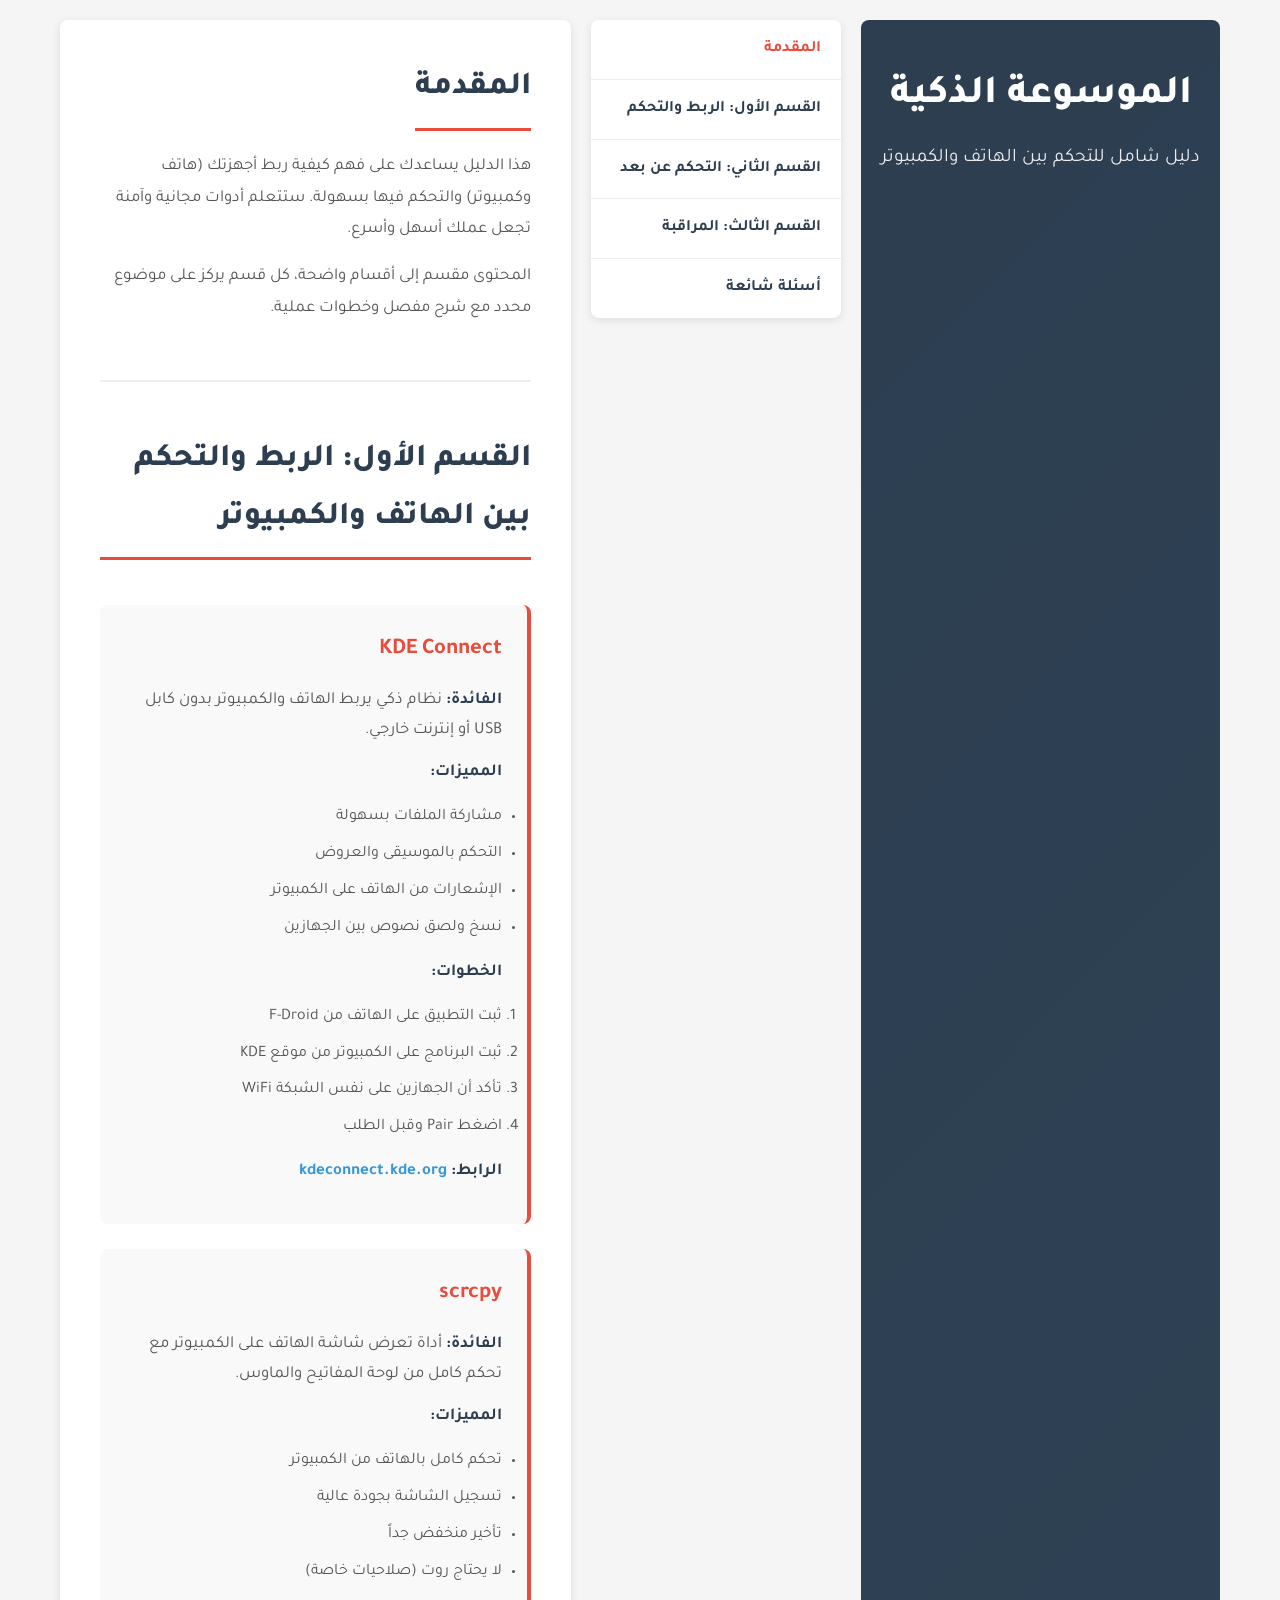
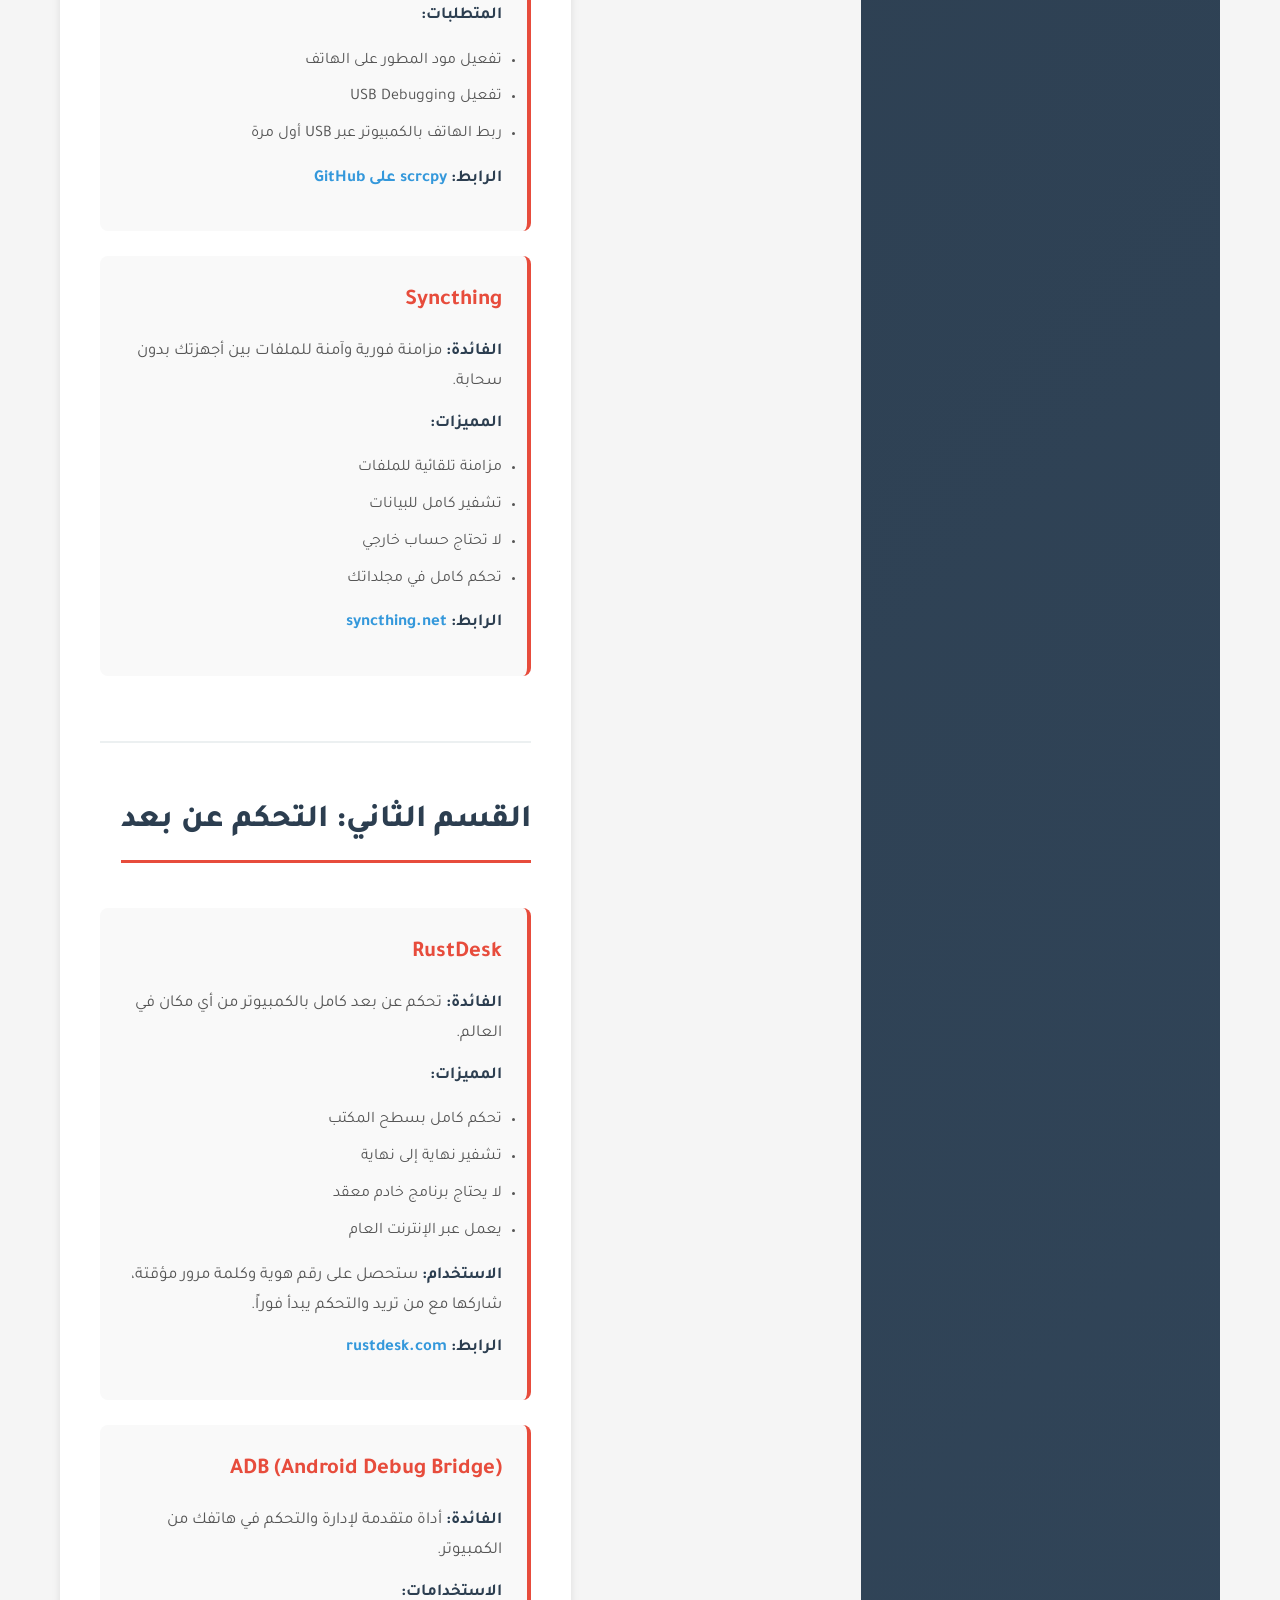
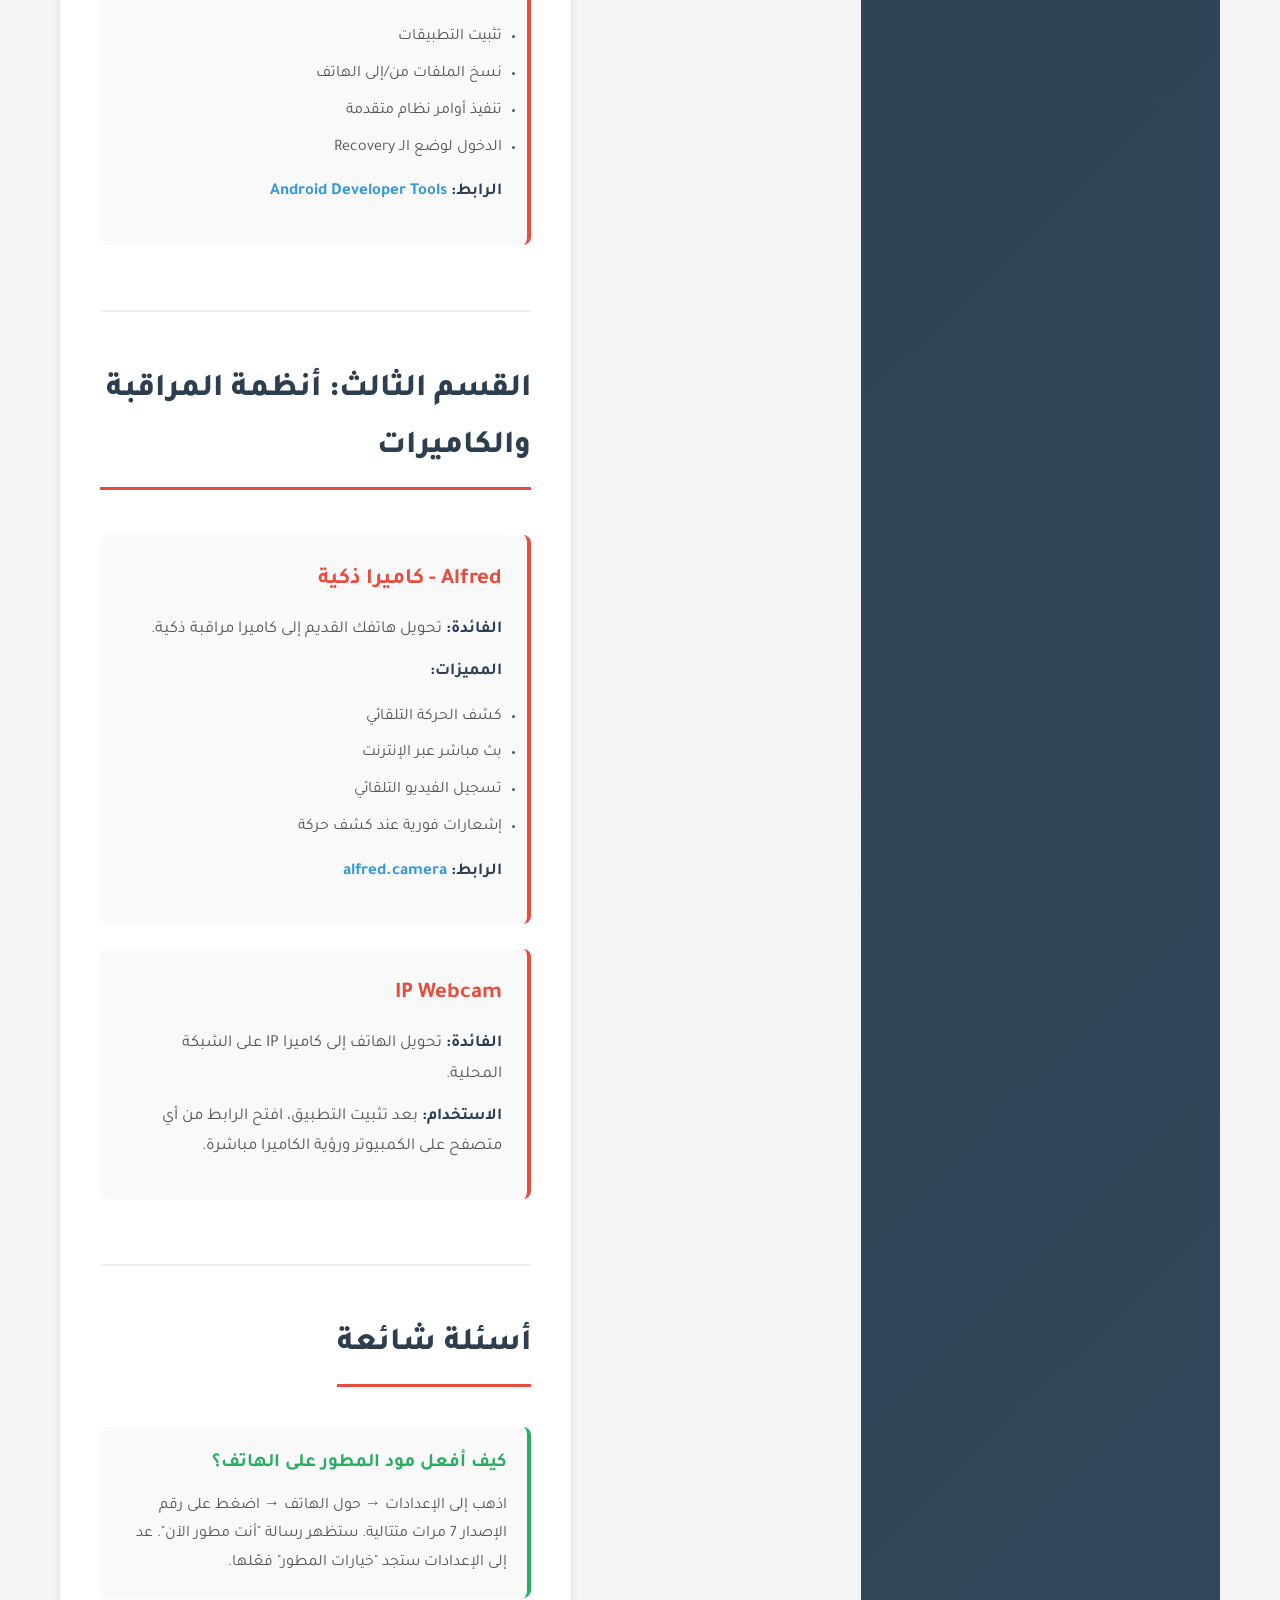
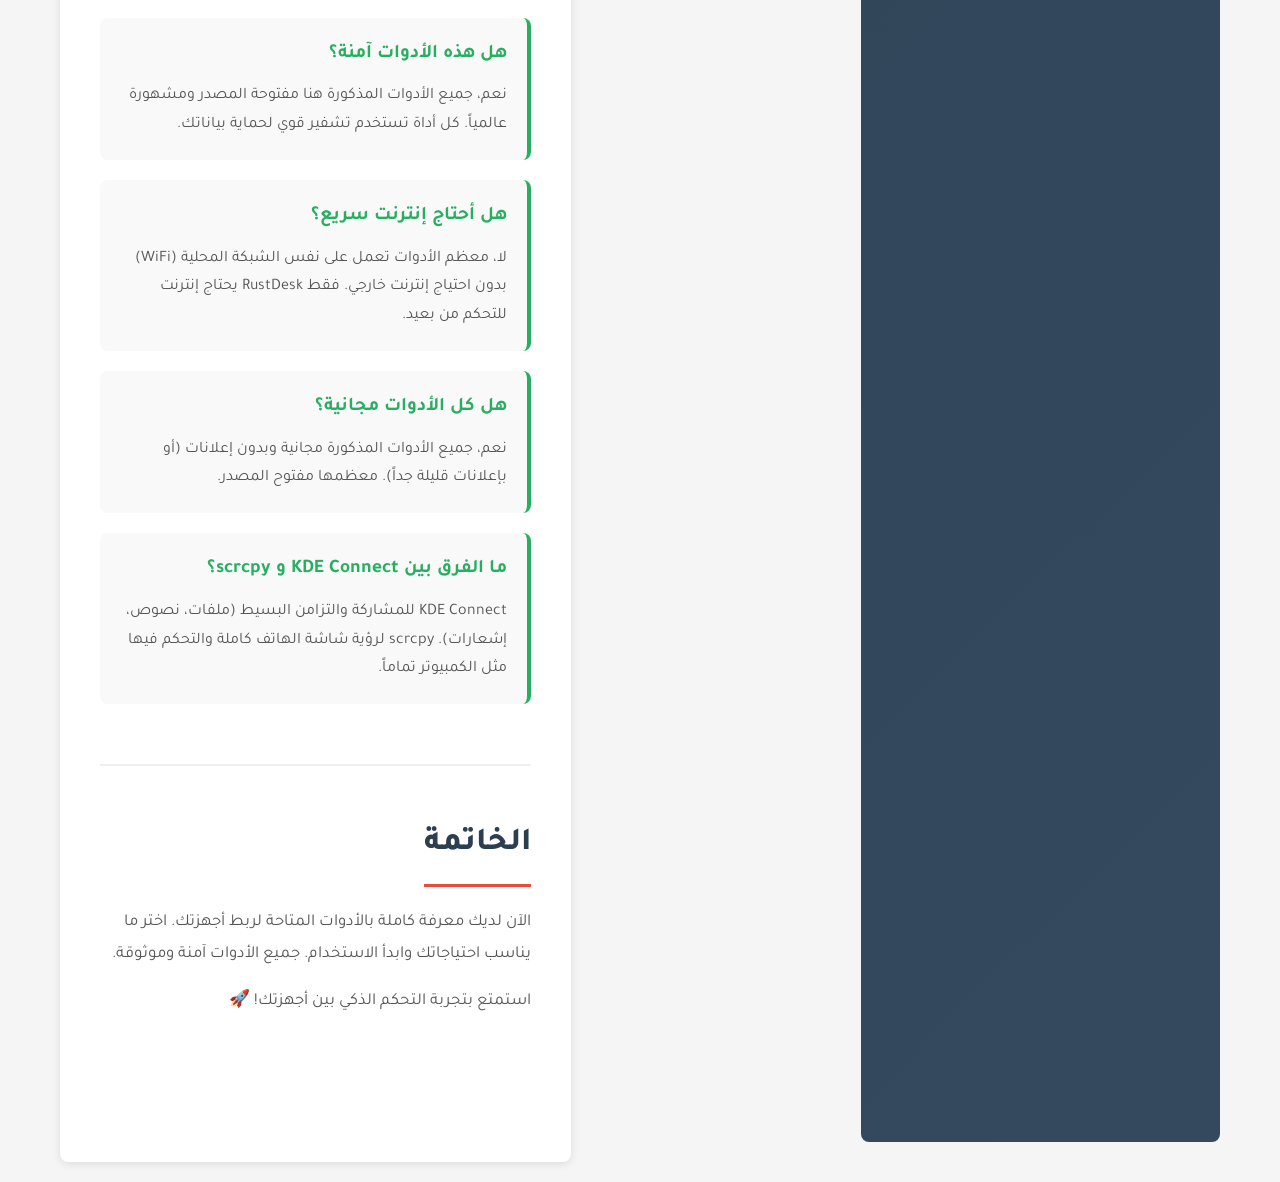
<file: index.html>
<!DOCTYPE html>
<html lang="ar" dir="rtl">
<head>
    <meta charset="UTF-8">
    <meta name="viewport" content="width=device-width, initial-scale=1.0">
    <title>الموسوعة الذكية - دليل شامل</title>
    <link href="https://fonts.googleapis.com/css2?family=Tajawal:wght@400;600;700;800&display=swap" rel="stylesheet">
    <link rel="stylesheet" href="styles.css">
</head>
<body>
<div class="container">
    <!-- الرأس -->
    <header>
        <div class="header-content">
            <h1>الموسوعة الذكية</h1>
            <p class="subtitle">دليل شامل للتحكم بين الهاتف والكمبيوتر</p>
        </div>
    </header>

    <!-- القائمة الجانبية -->
    <nav class="sidebar">
        <ul>
            <li><a href="#intro">المقدمة</a></li>
            <li><a href="#sec1">القسم الأول: الربط والتحكم</a></li>
            <li><a href="#sec2">القسم الثاني: التحكم عن بعد</a></li>
            <li><a href="#sec3">القسم الثالث: المراقبة</a></li>
            <li><a href="#faq">أسئلة شائعة</a></li>
        </ul>
    </nav>

    <!-- المحتوى الرئيسي -->
    <main class="main-content">
        <!-- المقدمة -->
        <section id="intro" class="section">
            <h2>المقدمة</h2>
            <p>هذا الدليل يساعدك على فهم كيفية ربط أجهزتك (هاتف وكمبيوتر) والتحكم فيها بسهولة. ستتعلم أدوات مجانية وآمنة تجعل عملك أسهل وأسرع.</p>
            <p>المحتوى مقسم إلى أقسام واضحة، كل قسم يركز على موضوع محدد مع شرح مفصل وخطوات عملية.</p>
        </section>

        <!-- القسم الأول -->
        <section id="sec1" class="section">
            <h2>القسم الأول: الربط والتحكم بين الهاتف والكمبيوتر</h2>
            
            <div class="topic">
                <h3>KDE Connect</h3>
                <p><strong>الفائدة:</strong> نظام ذكي يربط الهاتف والكمبيوتر بدون كابل USB أو إنترنت خارجي.</p>
                <p><strong>المميزات:</strong></p>
                <ul>
                    <li>مشاركة الملفات بسهولة</li>
                    <li>التحكم بالموسيقى والعروض</li>
                    <li>الإشعارات من الهاتف على الكمبيوتر</li>
                    <li>نسخ ولصق نصوص بين الجهازين</li>
                </ul>
                <p><strong>الخطوات:</strong></p>
                <ol>
                    <li>ثبت التطبيق على الهاتف من F-Droid</li>
                    <li>ثبت البرنامج على الكمبيوتر من موقع KDE</li>
                    <li>تأكد أن الجهازين على نفس الشبكة WiFi</li>
                    <li>اضغط Pair وقبل الطلب</li>
                </ol>
                <p><strong>الرابط:</strong> <a href="https://kdeconnect.kde.org" target="_blank">kdeconnect.kde.org</a></p>
            </div>

            <div class="topic">
                <h3>scrcpy</h3>
                <p><strong>الفائدة:</strong> أداة تعرض شاشة الهاتف على الكمبيوتر مع تحكم كامل من لوحة المفاتيح والماوس.</p>
                <p><strong>المميزات:</strong></p>
                <ul>
                    <li>تحكم كامل بالهاتف من الكمبيوتر</li>
                    <li>تسجيل الشاشة بجودة عالية</li>
                    <li>تأخير منخفض جداً</li>
                    <li>لا يحتاج روت (صلاحيات خاصة)</li>
                </ul>
                <p><strong>المتطلبات:</strong></p>
                <ul>
                    <li>تفعيل مود المطور على الهاتف</li>
                    <li>تفعيل USB Debugging</li>
                    <li>ربط الهاتف بالكمبيوتر عبر USB أول مرة</li>
                </ul>
                <p><strong>الرابط:</strong> <a href="https://github.com/Genymobile/scrcpy" target="_blank">scrcpy على GitHub</a></p>
            </div>

            <div class="topic">
                <h3>Syncthing</h3>
                <p><strong>الفائدة:</strong> مزامنة فورية وآمنة للملفات بين أجهزتك بدون سحابة.</p>
                <p><strong>المميزات:</strong></p>
                <ul>
                    <li>مزامنة تلقائية للملفات</li>
                    <li>تشفير كامل للبيانات</li>
                    <li>لا تحتاج حساب خارجي</li>
                    <li>تحكم كامل في مجلداتك</li>
                </ul>
                <p><strong>الرابط:</strong> <a href="https://syncthing.net" target="_blank">syncthing.net</a></p>
            </div>
        </section>

        <!-- القسم الثاني -->
        <section id="sec2" class="section">
            <h2>القسم الثاني: التحكم عن بعد</h2>
            
            <div class="topic">
                <h3>RustDesk</h3>
                <p><strong>الفائدة:</strong> تحكم عن بعد كامل بالكمبيوتر من أي مكان في العالم.</p>
                <p><strong>المميزات:</strong></p>
                <ul>
                    <li>تحكم كامل بسطح المكتب</li>
                    <li>تشفير نهاية إلى نهاية</li>
                    <li>لا يحتاج برنامج خادم معقد</li>
                    <li>يعمل عبر الإنترنت العام</li>
                </ul>
                <p><strong>الاستخدام:</strong> ستحصل على رقم هوية وكلمة مرور مؤقتة، شاركها مع من تريد والتحكم يبدأ فوراً.</p>
                <p><strong>الرابط:</strong> <a href="https://rustdesk.com" target="_blank">rustdesk.com</a></p>
            </div>

            <div class="topic">
                <h3>ADB (Android Debug Bridge)</h3>
                <p><strong>الفائدة:</strong> أداة متقدمة لإدارة والتحكم في هاتفك من الكمبيوتر.</p>
                <p><strong>الاستخدامات:</strong></p>
                <ul>
                    <li>تثبيت التطبيقات</li>
                    <li>نسخ الملفات من/إلى الهاتف</li>
                    <li>تنفيذ أوامر نظام متقدمة</li>
                    <li>الدخول لوضع الـ Recovery</li>
                </ul>
                <p><strong>الرابط:</strong> <a href="https://developer.android.com/tools" target="_blank">Android Developer Tools</a></p>
            </div>
        </section>

        <!-- القسم الثالث -->
        <section id="sec3" class="section">
            <h2>القسم الثالث: أنظمة المراقبة والكاميرات</h2>
            
            <div class="topic">
                <h3>Alfred - كاميرا ذكية</h3>
                <p><strong>الفائدة:</strong> تحويل هاتفك القديم إلى كاميرا مراقبة ذكية.</p>
                <p><strong>المميزات:</strong></p>
                <ul>
                    <li>كشف الحركة التلقائي</li>
                    <li>بث مباشر عبر الإنترنت</li>
                    <li>تسجيل الفيديو التلقائي</li>
                    <li>إشعارات فورية عند كشف حركة</li>
                </ul>
                <p><strong>الرابط:</strong> <a href="https://alfred.camera" target="_blank">alfred.camera</a></p>
            </div>

            <div class="topic">
                <h3>IP Webcam</h3>
                <p><strong>الفائدة:</strong> تحويل الهاتف إلى كاميرا IP على الشبكة المحلية.</p>
                <p><strong>الاستخدام:</strong> بعد تثبيت التطبيق، افتح الرابط من أي متصفح على الكمبيوتر ورؤية الكاميرا مباشرة.</p>
            </div>
        </section>

        <!-- الأسئلة الشائعة -->
        <section id="faq" class="section">
            <h2>أسئلة شائعة</h2>
            
            <div class="faq-item">
                <h3>كيف أفعل مود المطور على الهاتف؟</h3>
                <p>اذهب إلى الإعدادات → حول الهاتف → اضغط على رقم الإصدار 7 مرات متتالية. ستظهر رسالة "أنت مطور الآن". عد إلى الإعدادات ستجد "خيارات المطور" فعّلها.</p>
            </div>

            <div class="faq-item">
                <h3>هل هذه الأدوات آمنة؟</h3>
                <p>نعم، جميع الأدوات المذكورة هنا مفتوحة المصدر ومشهورة عالمياً. كل أداة تستخدم تشفير قوي لحماية بياناتك.</p>
            </div>

            <div class="faq-item">
                <h3>هل أحتاج إنترنت سريع؟</h3>
                <p>لا، معظم الأدوات تعمل على نفس الشبكة المحلية (WiFi) بدون احتياج إنترنت خارجي. فقط RustDesk يحتاج إنترنت للتحكم من بعيد.</p>
            </div>

            <div class="faq-item">
                <h3>هل كل الأدوات مجانية؟</h3>
                <p>نعم، جميع الأدوات المذكورة مجانية وبدون إعلانات (أو بإعلانات قليلة جداً). معظمها مفتوح المصدر.</p>
            </div>

            <div class="faq-item">
                <h3>ما الفرق بين KDE Connect و scrcpy؟</h3>
                <p>KDE Connect للمشاركة والتزامن البسيط (ملفات، نصوص، إشعارات). scrcpy لرؤية شاشة الهاتف كاملة والتحكم فيها مثل الكمبيوتر تماماً.</p>
            </div>
        </section>

        <!-- الخاتمة -->
        <section id="end" class="section">
            <h2>الخاتمة</h2>
            <p>الآن لديك معرفة كاملة بالأدوات المتاحة لربط أجهزتك. اختر ما يناسب احتياجاتك وابدأ الاستخدام. جميع الأدوات آمنة وموثوقة.</p>
            <p>استمتع بتجربة التحكم الذكي بين أجهزتك! 🚀</p>
        </section>
    </main>
</div>

<script src="script.js"></script>
</body>
</html>
</file>
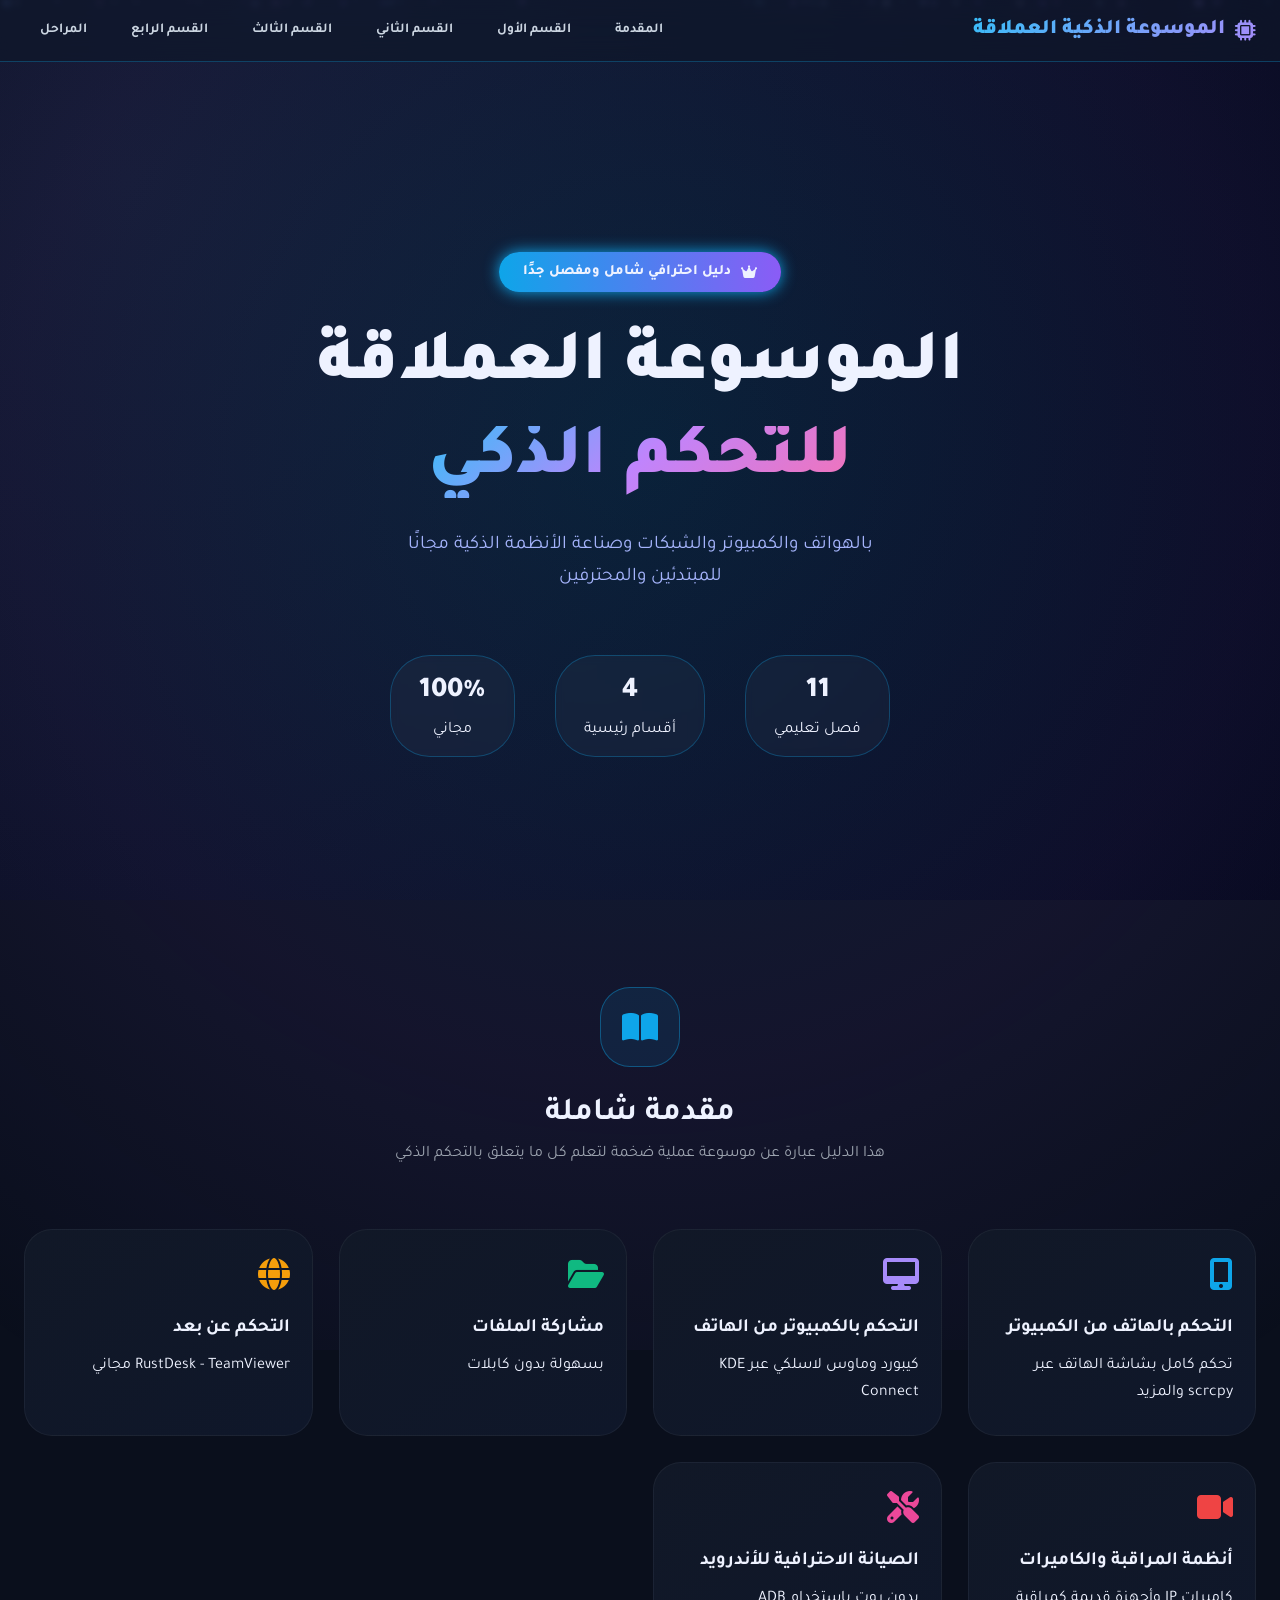
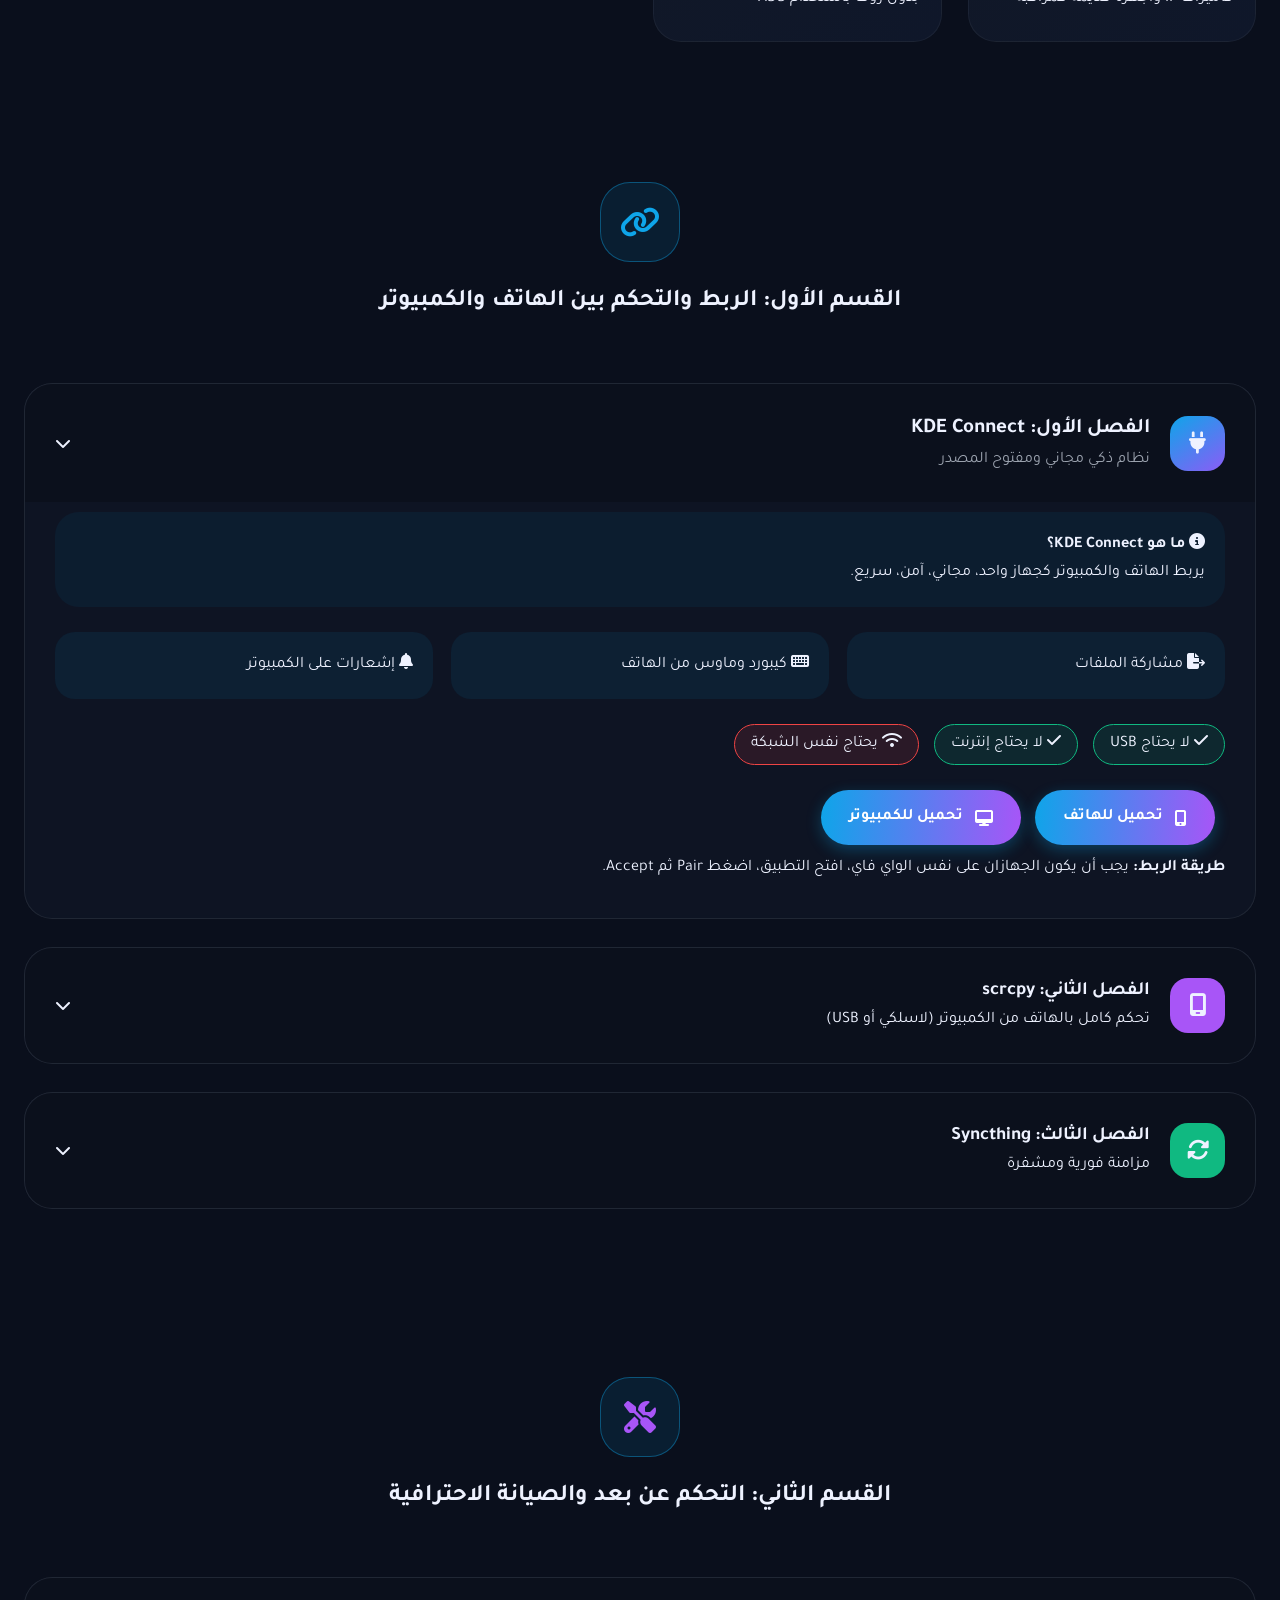
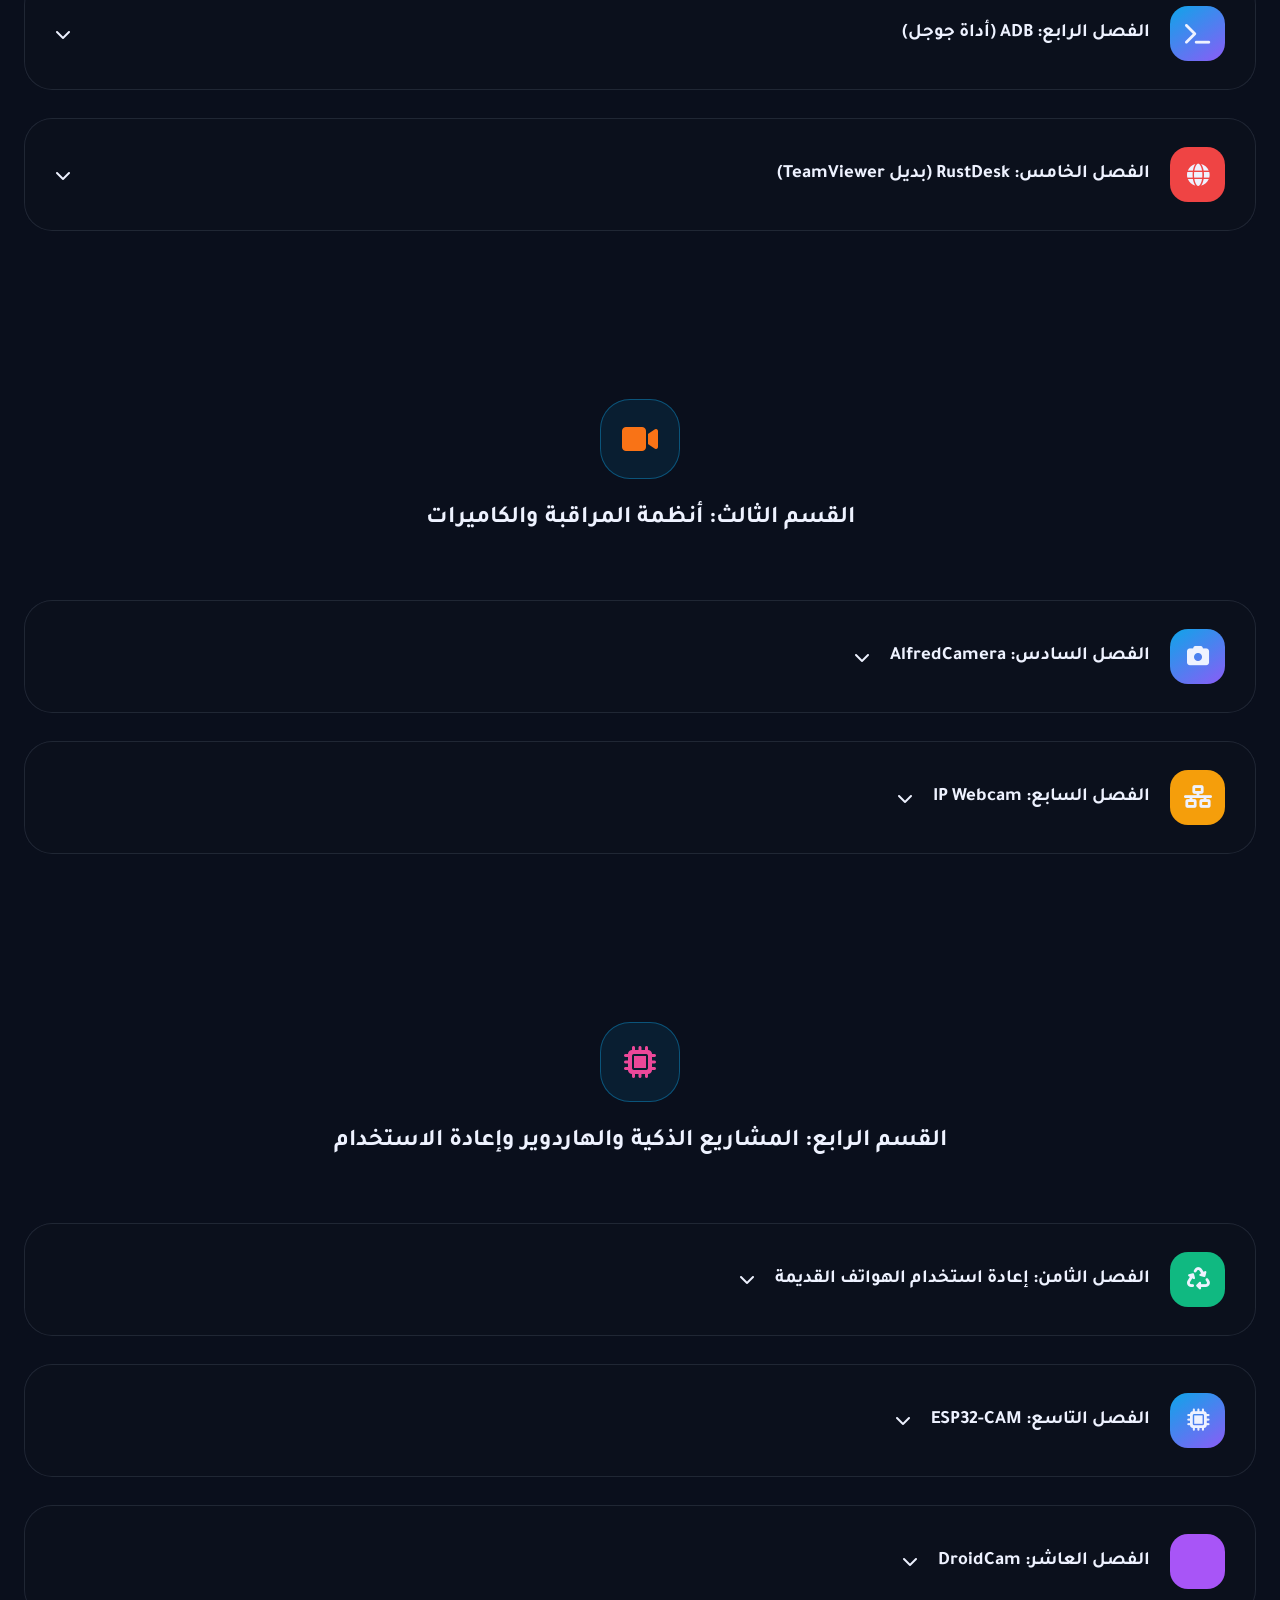
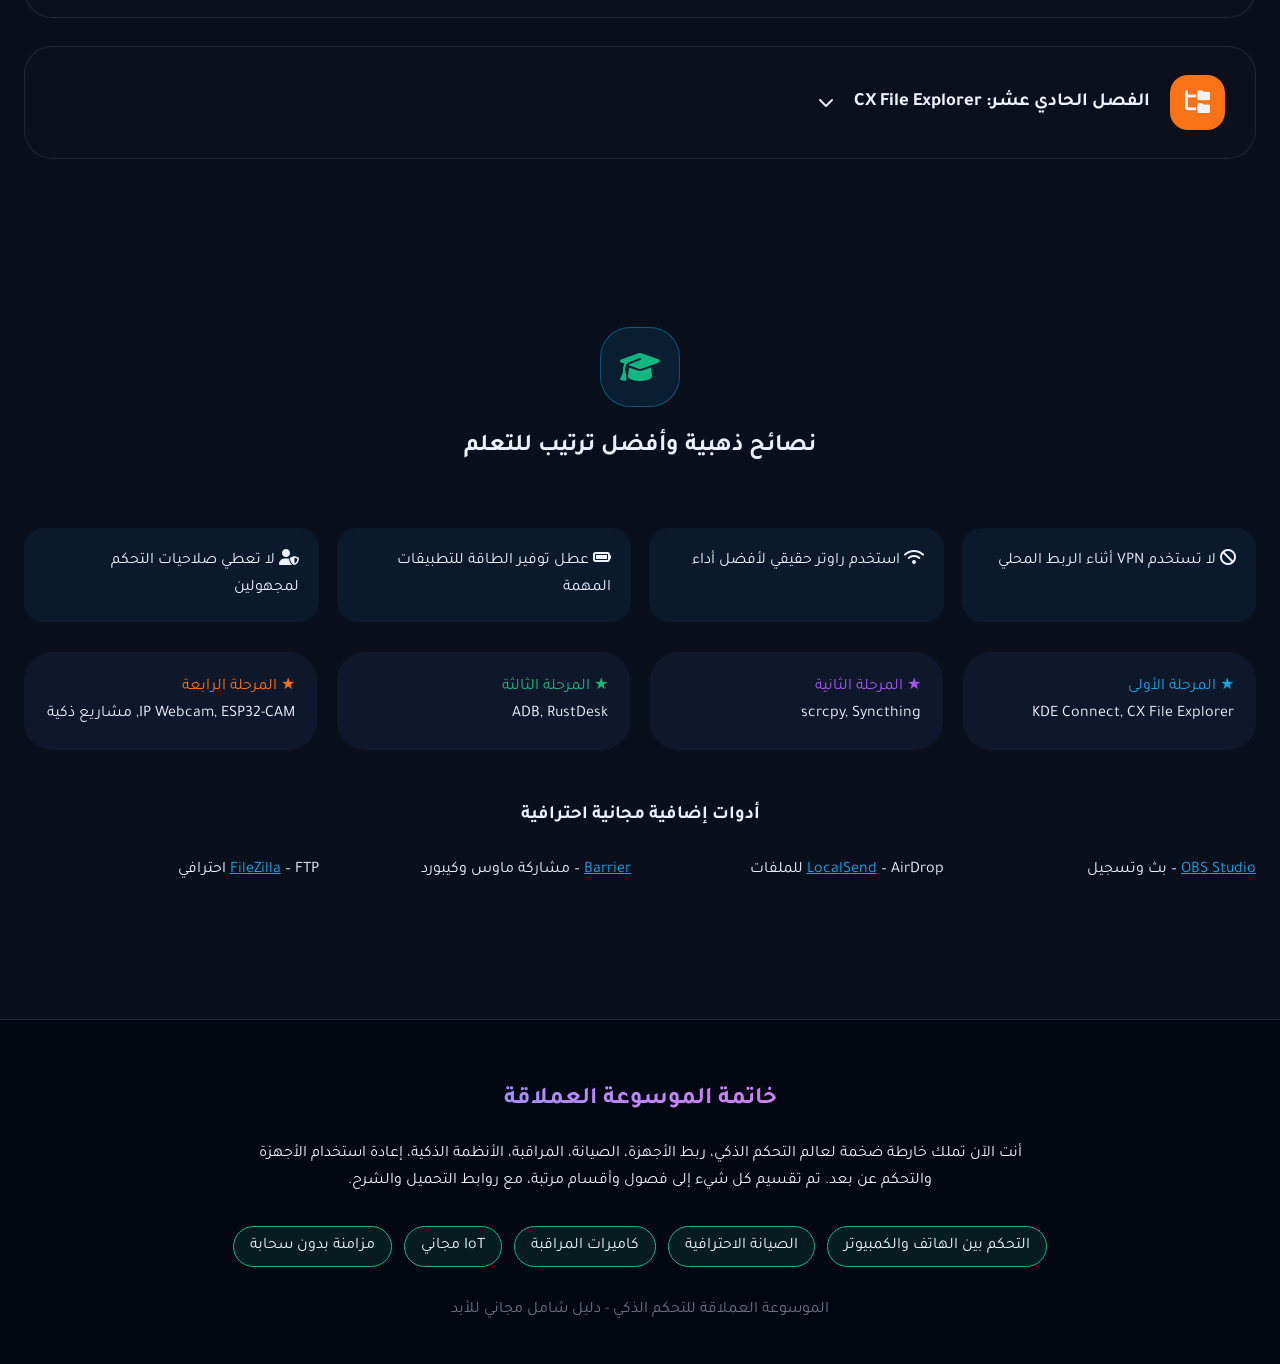
<file: indax.html>
<!DOCTYPE html>
<html lang="ar" dir="rtl">
<head>
    <meta charset="UTF-8">
    <meta name="viewport" content="width=device-width, initial-scale=1.0, user-scalable=yes">
    <title>الموسوعة العملاقة للتحكم الذكي | الدليل الشامل</title>
    <link href="https://fonts.googleapis.com/css2?family=Tajawal:wght@300;400;500;700;800;900&display=swap" rel="stylesheet">
    <link rel="stylesheet" href="https://cdnjs.cloudflare.com/ajax/libs/font-awesome/6.5.1/css/all.min.css">
    <style>
        * {
            margin: 0;
            padding: 0;
            box-sizing: border-box;
        }

        body {
            font-family: 'Tajawal', sans-serif;
            background: #0a0f1c;
            color: #eef2ff;
            line-height: 1.7;
            overflow-x: hidden;
        }

        /* خلفية أنميشن ساحرة */
        .bg-aura {
            position: fixed;
            top: 0;
            left: 0;
            width: 100%;
            height: 100%;
            z-index: -2;
            background: radial-gradient(circle at 10% 20%, #0f172a, #020617);
        }

        .bg-aura::before {
            content: '';
            position: absolute;
            width: 200%;
            height: 200%;
            top: -50%;
            left: -50%;
            background: radial-gradient(circle, rgba(14,165,233,0.12) 0%, rgba(139,92,246,0.08) 40%, transparent 70%);
            animation: slowDrift 28s infinite alternate;
        }

        @keyframes slowDrift {
            0% { transform: translate(0, 0) rotate(0deg); }
            100% { transform: translate(4%, 3%) rotate(2deg); }
        }

        .particles-glow {
            position: fixed;
            top: 0;
            left: 0;
            width: 100%;
            height: 100%;
            z-index: -1;
            pointer-events: none;
        }

        .particle-g {
            position: absolute;
            background: rgba(14, 165, 233, 0.3);
            border-radius: 50%;
            filter: blur(3px);
            animation: floatParticle 15s infinite linear;
        }

        @keyframes floatParticle {
            0% { transform: translateY(100vh) scale(0.2); opacity: 0; }
            20% { opacity: 0.6; }
            80% { opacity: 0.4; }
            100% { transform: translateY(-10vh) scale(1); opacity: 0; }
        }

        ::-webkit-scrollbar { width: 8px; }
        ::-webkit-scrollbar-track { background: #0f172a; }
        ::-webkit-scrollbar-thumb { background: #0ea5e9; border-radius: 20px; }

        /* ناف بار زجاجي */
        .glass-nav {
            position: sticky;
            top: 0;
            z-index: 1000;
            backdrop-filter: blur(16px);
            background: rgba(15, 23, 42, 0.7);
            border-bottom: 1px solid rgba(14, 165, 233, 0.3);
            padding: 0.8rem 0;
        }

        .nav-container {
            max-width: 1300px;
            margin: 0 auto;
            padding: 0 24px;
            display: flex;
            justify-content: space-between;
            align-items: center;
            flex-wrap: wrap;
        }

        .logo {
            font-size: 1.3rem;
            font-weight: 900;
            background: linear-gradient(135deg, #38bdf8, #a78bfa);
            -webkit-background-clip: text;
            background-clip: text;
            color: transparent;
            display: flex;
            align-items: center;
            gap: 10px;
        }

        .nav-links {
            display: flex;
            gap: 12px;
            list-style: none;
            flex-wrap: wrap;
        }

        .nav-links a {
            color: #cbd5e1;
            text-decoration: none;
            font-weight: 600;
            padding: 8px 16px;
            border-radius: 40px;
            transition: 0.3s;
            font-size: 0.85rem;
        }

        .nav-links a:hover {
            background: rgba(14, 165, 233, 0.2);
            color: white;
            text-shadow: 0 0 5px #0ea5e9;
        }

        /* Hero مذهل */
        .hero-master {
            min-height: 95vh;
            display: flex;
            flex-direction: column;
            justify-content: center;
            align-items: center;
            text-align: center;
            padding: 100px 20px 70px;
            position: relative;
        }

        .hero-badge-glow {
            background: linear-gradient(90deg, #0ea5e9, #8b5cf6);
            padding: 8px 24px;
            border-radius: 80px;
            font-weight: 800;
            font-size: 0.9rem;
            display: inline-flex;
            align-items: center;
            gap: 10px;
            box-shadow: 0 0 15px #0ea5e9;
            margin-bottom: 30px;
        }

        .hero-title {
            font-size: clamp(2.2rem, 6vw, 4.5rem);
            font-weight: 900;
            line-height: 1.3;
        }

        .gradient-super {
            background: linear-gradient(135deg, #38bdf8, #c084fc, #f472b6);
            -webkit-background-clip: text;
            background-clip: text;
            color: transparent;
        }

        .hero-stats {
            display: flex;
            gap: 40px;
            flex-wrap: wrap;
            justify-content: center;
            margin-top: 40px;
        }

        .stat-circle {
            background: rgba(255,255,255,0.03);
            backdrop-filter: blur(4px);
            border-radius: 40px;
            padding: 12px 28px;
            border: 1px solid rgba(14,165,233,0.3);
        }

        /* الأقسام العامة */
        .section-wrap {
            max-width: 1300px;
            margin: 0 auto;
            padding: 70px 24px;
        }

        .section-header-fancy {
            text-align: center;
            margin-bottom: 60px;
        }

        .section-header-fancy .icon-ring {
            width: 80px;
            height: 80px;
            background: rgba(14,165,233,0.1);
            margin: 0 auto 20px;
            border-radius: 30px;
            display: flex;
            align-items: center;
            justify-content: center;
            font-size: 2rem;
            border: 1px solid rgba(14,165,233,0.4);
        }

        /* كروت المقدمة الشبكية */
        .grid-intro {
            display: grid;
            grid-template-columns: repeat(auto-fill, minmax(280px, 1fr));
            gap: 26px;
            margin-top: 20px;
        }

        .card-intro {
            background: linear-gradient(145deg, #111827, #0f172a);
            border-radius: 28px;
            padding: 28px 22px;
            transition: all 0.35s;
            border: 1px solid rgba(255,255,255,0.05);
        }

        .card-intro:hover {
            transform: translateY(-10px);
            border-color: #0ea5e9;
            box-shadow: 0 25px 35px -15px rgba(0,0,0,0.6);
        }

        /* فصول قابلة للطي (أكورديون) */
        .accordion-chapter {
            background: rgba(17, 24, 39, 0.7);
            backdrop-filter: blur(2px);
            border-radius: 28px;
            margin-bottom: 28px;
            border: 1px solid rgba(255,255,255,0.08);
            overflow: hidden;
            transition: 0.2s;
        }

        .accordion-header {
            display: flex;
            align-items: center;
            gap: 20px;
            padding: 28px 30px;
            cursor: pointer;
            background: rgba(0,0,0,0.2);
        }

        .chapter-number-badge {
            width: 55px;
            height: 55px;
            background: linear-gradient(145deg, #0ea5e9, #8b5cf6);
            border-radius: 18px;
            display: flex;
            align-items: center;
            justify-content: center;
            font-weight: 900;
            font-size: 1.4rem;
        }

        .accordion-body {
            max-height: 0;
            overflow: hidden;
            transition: max-height 0.6s cubic-bezier(0.23, 1, 0.32, 1);
        }

        .accordion-chapter.active .accordion-body {
            max-height: 3000px;
        }

        .inner-content {
            padding: 10px 30px 35px 30px;
        }

        .feature-grid-mini {
            display: grid;
            grid-template-columns: repeat(auto-fit, minmax(250px,1fr));
            gap: 18px;
            margin: 25px 0;
        }

        .tip-mini {
            background: rgba(14,165,233,0.08);
            border-radius: 20px;
            padding: 20px;
        }

        .code-block-glow {
            background: #010409;
            border-radius: 20px;
            padding: 18px 24px;
            direction: ltr;
            text-align: left;
            font-family: monospace;
            border-left: 5px solid #0ea5e9;
            margin: 25px 0;
            overflow-x: auto;
        }

        .btn-download {
            display: inline-flex;
            align-items: center;
            gap: 12px;
            padding: 14px 28px;
            border-radius: 60px;
            background: linear-gradient(95deg, #0ea5e9, #a855f7);
            color: white;
            font-weight: bold;
            text-decoration: none;
            margin: 10px 10px 10px 0;
            transition: 0.3s;
            box-shadow: 0 5px 15px rgba(14,165,233,0.3);
        }

        .btn-download:hover {
            transform: translateY(-3px);
            box-shadow: 0 12px 28px rgba(14,165,233,0.5);
        }

        .badge-flex {
            display: flex;
            gap: 15px;
            flex-wrap: wrap;
            margin: 15px 0;
        }

        .badge-green {
            background: #10b98120;
            border: 1px solid #10b981;
            padding: 6px 16px;
            border-radius: 40px;
        }

        .badge-red {
            background: #ef444420;
            border: 1px solid #ef4444;
            padding: 6px 16px;
            border-radius: 40px;
        }

        footer {
            background: #030712;
            border-top: 1px solid #1e293b;
            text-align: center;
            padding: 60px 20px 40px;
            margin-top: 40px;
        }

        @media (max-width: 780px) {
            .nav-container { flex-direction: column; gap: 12px; }
            .accordion-header { padding: 20px; }
        }
    </style>
</head>
<body>
<div class="bg-aura"></div>
<div class="particles-glow" id="particlesGlow"></div>

<nav class="glass-nav">
    <div class="nav-container">
        <div class="logo"><i class="fas fa-microchip"></i> الموسوعة الذكية العملاقة</div>
        <ul class="nav-links">
            <li><a href="#intro">المقدمة</a></li>
            <li><a href="#sec1">القسم الأول</a></li>
            <li><a href="#sec2">القسم الثاني</a></li>
            <li><a href="#sec3">القسم الثالث</a></li>
            <li><a href="#sec4">القسم الرابع</a></li>
            <li><a href="#phases">المراحل</a></li>
        </ul>
    </div>
</nav>

<header class="hero-master">
    <div class="hero-badge-glow"><i class="fas fa-crown"></i> دليل احترافي شامل ومفصل جدًا</div>
    <h1 class="hero-title">الموسوعة العملاقة <br><span class="gradient-super">للتحكم الذكي</span></h1>
    <p style="font-size: 1.2rem; max-width: 700px; margin: 20px auto; color: #a5b4fc;">بالهواتف والكمبيوتر والشبكات وصناعة الأنظمة الذكية مجانًا <br> للمبتدئين والمحترفين</p>
    <div class="hero-stats">
        <div class="stat-circle"><span style="font-weight: 900; font-size: 1.8rem;">11</span><br>فصل تعليمي</div>
        <div class="stat-circle"><span style="font-weight: 900; font-size: 1.8rem;">4</span><br>أقسام رئيسية</div>
        <div class="stat-circle"><span style="font-weight: 900; font-size: 1.8rem;">100%</span><br>مجاني</div>
    </div>
</header>

<!-- المحتوى الرئيسي الكامل والمنظم بدقة -->
<section id="intro" class="section-wrap">
    <div class="section-header-fancy">
        <div class="icon-ring"><i class="fas fa-book-open" style="color:#0ea5e9"></i></div>
        <h2 style="font-size: 2rem;">مقدمة شاملة</h2>
        <p style="color:#9ca3af;">هذا الدليل عبارة عن موسوعة عملية ضخمة لتعلم كل ما يتعلق بالتحكم الذكي</p>
    </div>
    <div class="grid-intro">
        <div class="card-intro"><i class="fas fa-mobile-alt" style="font-size: 2rem; color:#0ea5e9;"></i><h3 style="margin: 15px 0 8px;">التحكم بالهاتف من الكمبيوتر</h3><p>تحكم كامل بشاشة الهاتف عبر scrcpy والمزيد</p></div>
        <div class="card-intro"><i class="fas fa-desktop" style="font-size: 2rem; color:#a78bfa;"></i><h3 style="margin: 15px 0 8px;">التحكم بالكمبيوتر من الهاتف</h3><p>كيبورد وماوس لاسلكي عبر KDE Connect</p></div>
        <div class="card-intro"><i class="fas fa-folder-open" style="font-size: 2rem; color:#10b981;"></i><h3 style="margin: 15px 0 8px;">مشاركة الملفات</h3><p>بسهولة بدون كابلات</p></div>
        <div class="card-intro"><i class="fas fa-globe" style="font-size: 2rem; color:#f59e0b;"></i><h3 style="margin: 15px 0 8px;">التحكم عن بعد</h3><p>RustDesk - TeamViewer مجاني</p></div>
        <div class="card-intro"><i class="fas fa-video" style="font-size: 2rem; color:#ef4444;"></i><h3 style="margin: 15px 0 8px;">أنظمة المراقبة والكاميرات</h3><p>كاميرات IP وأجهزة قديمة كمراقبة</p></div>
        <div class="card-intro"><i class="fas fa-tools" style="font-size: 2rem; color:#ec4899;"></i><h3 style="margin: 15px 0 8px;">الصيانة الاحترافية للأندرويد</h3><p>بدون روت باستخدام ADB</p></div>
    </div>
</section>

<!-- القسم الأول: الربط والتحكم -->
<section id="sec1" class="section-wrap">
    <div class="section-header-fancy">
        <div class="icon-ring"><i class="fas fa-link" style="color:#0ea5e9"></i></div>
        <h2>القسم الأول: الربط والتحكم بين الهاتف والكمبيوتر</h2>
    </div>

    <!-- الفصل 1 : KDE Connect -->
    <div class="accordion-chapter active">
        <div class="accordion-header" onclick="toggleAccordion(this)">
            <div class="chapter-number-badge"><i class="fas fa-plug"></i></div>
            <div><h3 style="font-size:1.3rem;">الفصل الأول: KDE Connect</h3><span style="color:#9ca3af;">نظام ذكي مجاني ومفتوح المصدر</span></div>
            <i class="fas fa-chevron-down" style="margin-right: auto; transition:0.3s;"></i>
        </div>
        <div class="accordion-body"><div class="inner-content">
            <div style="background:#0ea5e910; padding:20px; border-radius:24px; margin-bottom:20px;"><i class="fas fa-info-circle"></i> <strong>ما هو KDE Connect؟</strong><br>يربط الهاتف والكمبيوتر كجهاز واحد، مجاني، آمن، سريع.</div>
            <div class="feature-grid-mini"><div class="tip-mini"><i class="fas fa-file-export"></i> مشاركة الملفات</div><div class="tip-mini"><i class="fas fa-keyboard"></i> كيبورد وماوس من الهاتف</div><div class="tip-mini"><i class="fas fa-bell"></i> إشعارات على الكمبيوتر</div></div>
            <div class="badge-flex"><span class="badge-green"><i class="fas fa-check"></i> لا يحتاج USB</span><span class="badge-green"><i class="fas fa-check"></i> لا يحتاج إنترنت</span><span class="badge-red"><i class="fas fa-wifi"></i> يحتاج نفس الشبكة</span></div>
            <a href="https://f-droid.org/packages/org.kde.kdeconnect_tp/" target="_blank" class="btn-download"><i class="fas fa-mobile-alt"></i> تحميل للهاتف</a>
            <a href="https://download.kde.org/stable/release-service/25.12.1/windows/kdeconnect-kde-release_25.12-5778-windows-cl-msvc2022-x86_64.exe" target="_blank" class="btn-download"><i class="fas fa-desktop"></i> تحميل للكمبيوتر</a>
            <p><strong>طريقة الربط:</strong> يجب أن يكون الجهازان على نفس الواي فاي، افتح التطبيق، اضغط Pair ثم Accept.</p>
        </div></div>
    </div>

    <!-- الفصل 2 : scrcpy -->
    <div class="accordion-chapter">
        <div class="accordion-header" onclick="toggleAccordion(this)">
            <div class="chapter-number-badge" style="background:#a855f7"><i class="fas fa-mobile-screen"></i></div>
            <div><h3>الفصل الثاني: scrcpy</h3><span>تحكم كامل بالهاتف من الكمبيوتر (لاسلكي أو USB)</span></div>
            <i class="fas fa-chevron-down" style="margin-right: auto;"></i>
        </div>
        <div class="accordion-body"><div class="inner-content">
            <p>أداة احترافية مجانية تعرض شاشة الهاتف مع تحكم كامل، تسجيل، إطفاء الشاشة، تأخير منخفض.</p>
            <div class="code-block-glow"><code>adb devices<br>adb tcpip 5555<br>adb connect IP:5555<br>scrcpy</code></div>
            <a href="https://github.com/Genymobile/scrcpy/releases" class="btn-download">تحميل scrcpy</a>
            <a href="https://developer.android.com/tools/releases/platform-tools" class="btn-download">ADB Platform Tools</a>
            <div class="badge-flex"><span class="badge-green">مجاني</span><span class="badge-green">لا يحتاج روت</span><span class="badge-red">أول مرة USB</span></div>
            <p><strong>تفعيل USB Debugging:</strong> الإعدادات > حول الهاتف > اضغط رقم الإصدار 7 مرات > العودة لخيارات المطور > تفعيل USB Debugging</p>
        </div></div>
    </div>

    <!-- الفصل 3 : Syncthing -->
    <div class="accordion-chapter">
        <div class="accordion-header" onclick="toggleAccordion(this)">
            <div class="chapter-number-badge" style="background:#10b981"><i class="fas fa-sync-alt"></i></div>
            <div><h3>الفصل الثالث: Syncthing</h3><span>مزامنة فورية ومشفرة</span></div>
            <i class="fas fa-chevron-down" style="margin-right: auto;"></i>
        </div>
        <div class="accordion-body"><div class="inner-content">
            <p>مزامنة المجلدات بين الهاتف والكمبيوتر بدون سحابة، آمن وسريع.</p>
            <a href="https://syncthing.net/downloads/" class="btn-download">تحميل Syncthing</a>
            <p>خطوات: ثبت على الجهازين، أضف Device ID، شارك مجلدًا، وافق على الطلب.</p>
        </div></div>
    </div>
</section>

<!-- القسم الثاني: التحكم عن بعد والصيانة -->
<section id="sec2" class="section-wrap">
    <div class="section-header-fancy"><div class="icon-ring"><i class="fas fa-tools" style="color:#a855f7"></i></div><h2>القسم الثاني: التحكم عن بعد والصيانة الاحترافية</h2></div>
    <div class="accordion-chapter"><div class="accordion-header" onclick="toggleAccordion(this)"><div class="chapter-number-badge"><i class="fas fa-terminal"></i></div><div><h3>الفصل الرابع: ADB (أداة جوجل)</h3></div><i class="fas fa-chevron-down" style="margin-right: auto;"></i></div>
    <div class="accordion-body"><div class="inner-content">
        <p>أداة احترافية للصيانة، تثبيت التطبيقات، سحب الملفات، أوامر ريكفري.</p>
        <div class="code-block-glow"><code>adb reboot recovery<br>adb install app.apk<br>adb pull /sdcard/</code></div>
        <div class="badge-flex"><span class="badge-green">قوي جدًا</span><span class="badge-red">يتطلب حذر</span></div>
    </div></div></div>

    <div class="accordion-chapter"><div class="accordion-header" onclick="toggleAccordion(this)"><div class="chapter-number-badge" style="background:#ef4444"><i class="fas fa-globe"></i></div><div><h3>الفصل الخامس: RustDesk (بديل TeamViewer)</h3></div><i class="fas fa-chevron-down" style="margin-right: auto;"></i></div>
    <div class="accordion-body"><div class="inner-content">
        <p>تحكم عن بعد مجاني مفتوح المصدر، يعمل عبر الإنترنت.</p>
        <a href="https://rustdesk.com/download" class="btn-download">تحميل RustDesk</a>
        <p>ID + كلمة مرور مؤقتة – تحكم كامل من أي مكان.</p>
    </div></div></div>
</section>

<!-- القسم الثالث: المراقبة والكاميرات -->
<section id="sec3" class="section-wrap">
    <div class="section-header-fancy"><div class="icon-ring"><i class="fas fa-video" style="color:#f97316"></i></div><h2>القسم الثالث: أنظمة المراقبة والكاميرات</h2></div>
    <div class="accordion-chapter"><div class="accordion-header" onclick="toggleAccordion(this)"><div class="chapter-number-badge"><i class="fas fa-camera"></i></div><div><h3>الفصل السادس: AlfredCamera</h3></div><i class="fas fa-chevron-down"></i></div>
    <div class="accordion-body"><div class="inner-content"><p>يحول الهاتف إلى كاميرا مراقبة مع كشف حركة، بث مباشر.</p><a href="https://alfred.camera" class="btn-download">alfred.camera</a></div></div></div>
    <div class="accordion-chapter"><div class="accordion-header" onclick="toggleAccordion(this)"><div class="chapter-number-badge" style="background:#f59e0b"><i class="fas fa-network-wired"></i></div><div><h3>الفصل السابع: IP Webcam</h3></div><i class="fas fa-chevron-down"></i></div>
    <div class="accordion-body"><div class="inner-content"><p>تحويل الهاتف إلى كاميرا IP على الشبكة المحلية، افتح الرابط من أي متصفح.</p><div class="code-block-glow">192.168.1.xxx:8080</div></div></div></div>
</section>

<!-- القسم الرابع: إعادة الاستخدام والمشاريع الذكية -->
<section id="sec4" class="section-wrap">
    <div class="section-header-fancy"><div class="icon-ring"><i class="fas fa-microchip" style="color:#ec4899"></i></div><h2>القسم الرابع: المشاريع الذكية والهاردوير وإعادة الاستخدام</h2></div>
    <div class="accordion-chapter"><div class="accordion-header" onclick="toggleAccordion(this)"><div class="chapter-number-badge" style="background:#10b981"><i class="fas fa-recycle"></i></div><div><h3>الفصل الثامن: إعادة استخدام الهواتف القديمة</h3></div><i class="fas fa-chevron-down"></i></div><div class="accordion-body"><div class="inner-content"><div class="feature-grid-mini"><div>كاميرا مراقبة</div><div>خادم ملفات</div><div>ريموت تحكم</div><div>جهاز تحميل تورنت</div></div><p>أفضل فكرة: هاتف قديم + IP Webcam = كاميرا أمنية مجانية.</p></div></div></div>
    <div class="accordion-chapter"><div class="accordion-header" onclick="toggleAccordion(this)"><div class="chapter-number-badge"><i class="fas fa-microchip"></i></div><div><h3>الفصل التاسع: ESP32-CAM</h3></div><i class="fas fa-chevron-down"></i></div><div class="accordion-body"><div class="inner-content"><p>لوحة صغيرة بكاميرا وواي فاي، مثالية لمشاريع IoT والمراقبة الذكية.</p><div class="badge-green">رخيصة جدًا</div></div></div></div>
    <div class="accordion-chapter"><div class="accordion-header" onclick="toggleAccordion(this)"><div class="chapter-number-badge" style="background:#a855f7"><i class="fas fa-webcam"></i></div><div><h3>الفصل العاشر: DroidCam</h3></div><i class="fas fa-chevron-down"></i></div><div class="accordion-body"><div class="inner-content"><p>استخدم هاتفك كـ Webcam احترافي للكمبيوتر (Zoom, OBS).</p><a href="https://www.dev47apps.com/droidcam/" class="btn-download">تحميل DroidCam</a></div></div></div>
    <div class="accordion-chapter"><div class="accordion-header" onclick="toggleAccordion(this)"><div class="chapter-number-badge" style="background:#f97316"><i class="fas fa-folder-tree"></i></div><div><h3>الفصل الحادي عشر: CX File Explorer</h3></div><i class="fas fa-chevron-down"></i></div><div class="accordion-body"><div class="inner-content"><p>مدير ملفات احترافي يدعم FTP / SMB / مشاركة الشبكة بسهولة.</p></div></div></div>
</section>

<!-- نصائح احترافية + أفضل ترتيب للتعلم -->
<section id="phases" class="section-wrap">
    <div class="section-header-fancy"><div class="icon-ring"><i class="fas fa-graduation-cap" style="color:#10b981"></i></div><h2>نصائح ذهبية وأفضل ترتيب للتعلم</h2></div>
    <div class="feature-grid-mini">
        <div class="tip-mini"><i class="fas fa-ban"></i> لا تستخدم VPN أثناء الربط المحلي</div>
        <div class="tip-mini"><i class="fas fa-wifi"></i> استخدم راوتر حقيقي لأفضل أداء</div>
        <div class="tip-mini"><i class="fas fa-battery-full"></i> عطل توفير الطاقة للتطبيقات المهمة</div>
        <div class="tip-mini"><i class="fas fa-user-shield"></i> لا تعطي صلاحيات التحكم لمجهولين</div>
    </div>
    <div style="display:grid; grid-template-columns:repeat(auto-fit,minmax(200px,1fr));gap:20px;margin-top:30px;">
        <div style="background:#0f172a; padding:22px; border-radius:28px;"><span style="color:#0ea5e9">★ المرحلة الأولى</span><br>KDE Connect, CX File Explorer</div>
        <div style="background:#0f172a; padding:22px; border-radius:28px;"><span style="color:#a855f7">★ المرحلة الثانية</span><br>scrcpy, Syncthing</div>
        <div style="background:#0f172a; padding:22px; border-radius:28px;"><span style="color:#10b981">★ المرحلة الثالثة</span><br>ADB, RustDesk</div>
        <div style="background:#0f172a; padding:22px; border-radius:28px;"><span style="color:#f97316">★ المرحلة الرابعة</span><br>IP Webcam, ESP32-CAM, مشاريع ذكية</div>
    </div>
    <div style="margin-top: 50px;">
        <h3 style="text-align:center;">أدوات إضافية مجانية احترافية</h3>
        <div class="feature-grid-mini">
            <div><a href="https://obsproject.com/" style="color:#0ea5e9;">OBS Studio</a> – بث وتسجيل</div>
            <div><a href="https://localsend.org/" style="color:#0ea5e9;">LocalSend</a> – AirDrop للملفات</div>
            <div><a href="https://github.com/debauchee/barrier" style="color:#0ea5e9;">Barrier</a> – مشاركة ماوس وكيبورد</div>
            <div><a href="https://filezilla-project.org/" style="color:#0ea5e9;">FileZilla</a> – FTP احترافي</div>
        </div>
    </div>
</section>

<footer>
    <h2 class="gradient-super">خاتمة الموسوعة العملاقة</h2>
    <p style="max-width: 800px; margin:20px auto;">أنت الآن تملك خارطة ضخمة لعالم التحكم الذكي، ربط الأجهزة، الصيانة، المراقبة، الأنظمة الذكية، إعادة استخدام الأجهزة والتحكم عن بعد. تم تقسيم كل شيء إلى فصول وأقسام مرتبة، مع روابط التحميل والشرح.</p>
    <div style="display:flex; flex-wrap:wrap; justify-content:center; gap:12px; margin:30px 0;">
        <span class="badge-green">التحكم بين الهاتف والكمبيوتر</span>
        <span class="badge-green">الصيانة الاحترافية</span>
        <span class="badge-green">كاميرات المراقبة</span>
        <span class="badge-green">IoT مجاني</span>
        <span class="badge-green">مزامنة بدون سحابة</span>
    </div>
    <p style="color:#6b7280;">الموسوعة العملاقة للتحكم الذكي - دليل شامل مجاني للأبد</p>
</footer>

<script>
    function toggleAccordion(header) {
        const chapterDiv = header.closest('.accordion-chapter');
        chapterDiv.classList.toggle('active');
        const icon = header.querySelector('.fa-chevron-down');
        if(icon) icon.style.transform = chapterDiv.classList.contains('active') ? 'rotate(180deg)' : 'rotate(0deg)';
    }

    // جزيئات خلفية جذابة
    const particlesDiv = document.getElementById('particlesGlow');
    for(let i=0;i<60;i++) {
        let p = document.createElement('div');
        p.classList.add('particle-g');
        let size = Math.random() * 6 + 2;
        p.style.width = size+'px';
        p.style.height = size+'px';
        p.style.left = Math.random() * 100 + '%';
        p.style.animationDuration = Math.random() * 20 + 10 + 's';
        p.style.animationDelay = Math.random() * 15 + 's';
        p.style.background = `rgba(${Math.random() * 100 + 100}, ${Math.random() * 100 + 100}, 255, 0.4)`;
        particlesDiv.appendChild(p);
    }
    // smooth scroll
    document.querySelectorAll('.nav-links a').forEach(anchor => {
        anchor.addEventListener('click', function(e) {
            e.preventDefault();
            const targetId = this.getAttribute('href').substring(1);
            const target = document.getElementById(targetId);
            if(target) target.scrollIntoView({behavior:'smooth', block:'start'});
        });
    });
    // فتح أول فصل تلقائيًا (مفعل بالفعل)
</script>
</body>
</html>
</file>
<file: styles.css>
* {
    margin: 0;
    padding: 0;
    box-sizing: border-box;
}

body {
    font-family: 'Tajawal', Arial, sans-serif;
    background-color: #f5f5f5;
    color: #333;
    line-height: 1.8;
}

.container {
    max-width: 1200px;
    margin: 0 auto;
    display: flex;
    gap: 20px;
    padding: 20px;
}

/* الرأس */
header {
    grid-column: 1 / -1;
    background: linear-gradient(135deg, #2c3e50, #34495e);
    color: white;
    padding: 40px 20px;
    text-align: center;
    border-radius: 8px;
    margin-bottom: 20px;
}

header h1 {
    font-size: 2.5rem;
    font-weight: 800;
    margin-bottom: 10px;
}

.subtitle {
    font-size: 1.2rem;
    font-weight: 400;
    opacity: 0.9;
}

/* القائمة الجانبية */
.sidebar {
    width: 250px;
    position: sticky;
    top: 20px;
    height: fit-content;
}

.sidebar ul {
    list-style: none;
    background: white;
    border-radius: 8px;
    overflow: hidden;
    box-shadow: 0 2px 8px rgba(0, 0, 0, 0.1);
}

.sidebar li {
    border-bottom: 1px solid #eee;
}

.sidebar li:last-child {
    border-bottom: none;
}

.sidebar a {
    display: block;
    padding: 15px 20px;
    color: #2c3e50;
    text-decoration: none;
    font-weight: 600;
    font-size: 1rem;
    transition: all 0.3s;
}

.sidebar a:hover {
    background-color: #ecf0f1;
    padding-right: 25px;
    color: #e74c3c;
}

/* المحتوى الرئيسي */
.main-content {
    flex: 1;
    background: white;
    border-radius: 8px;
    padding: 40px;
    box-shadow: 0 2px 8px rgba(0, 0, 0, 0.1);
}

/* الأقسام */
.section {
    margin-bottom: 50px;
    padding-bottom: 40px;
    border-bottom: 2px solid #ecf0f1;
}

.section:last-child {
    border-bottom: none;
}

.section h2 {
    font-size: 2rem;
    color: #2c3e50;
    margin-bottom: 20px;
    font-weight: 800;
    padding-bottom: 10px;
    border-bottom: 3px solid #e74c3c;
    display: inline-block;
}

.section > p {
    font-size: 1.05rem;
    color: #555;
    margin-bottom: 15px;
    line-height: 1.9;
}

/* المواضيع */
.topic {
    background: #f9f9f9;
    padding: 25px;
    border-radius: 8px;
    margin: 25px 0;
    border-right: 4px solid #e74c3c;
}

.topic h3 {
    font-size: 1.4rem;
    color: #e74c3c;
    margin-bottom: 15px;
    font-weight: 700;
}

.topic p {
    margin-bottom: 12px;
    font-size: 1.05rem;
    color: #555;
}

.topic strong {
    color: #2c3e50;
    font-weight: 700;
}

.topic ul {
    margin: 15px 0 15px 30px;
    list-style: disc;
}

.topic ul li {
    margin-bottom: 8px;
    color: #555;
    font-size: 1rem;
}

.topic ol {
    margin: 15px 0 15px 30px;
    list-style: decimal;
}

.topic ol li {
    margin-bottom: 8px;
    color: #555;
    font-size: 1rem;
}

/* الروابط */
a {
    color: #3498db;
    text-decoration: none;
    font-weight: 600;
    transition: color 0.3s;
}

a:hover {
    color: #2980b9;
    text-decoration: underline;
}

/* الأسئلة الشائعة */
.faq-item {
    background: #f9f9f9;
    padding: 20px;
    border-radius: 8px;
    margin: 20px 0;
    border-right: 4px solid #27ae60;
}

.faq-item h3 {
    font-size: 1.2rem;
    color: #27ae60;
    margin-bottom: 10px;
    font-weight: 700;
}

.faq-item p {
    color: #555;
    font-size: 1rem;
    line-height: 1.8;
}

/* الاستجابة للأجهزة الصغيرة */
@media (max-width: 768px) {
    .container {
        flex-direction: column;
        padding: 10px;
    }

    .sidebar {
        width: 100%;
        position: static;
    }

    header h1 {
        font-size: 1.8rem;
    }

    .main-content {
        padding: 20px;
    }

    .section h2 {
        font-size: 1.5rem;
    }

    .topic {
        padding: 15px;
    }
}

/* تنسيق النصوص */
strong {
    font-weight: 700;
}

code {
    background: #f4f4f4;
    padding: 2px 6px;
    border-radius: 4px;
    font-family: monospace;
    color: #e74c3c;
}
</file>
